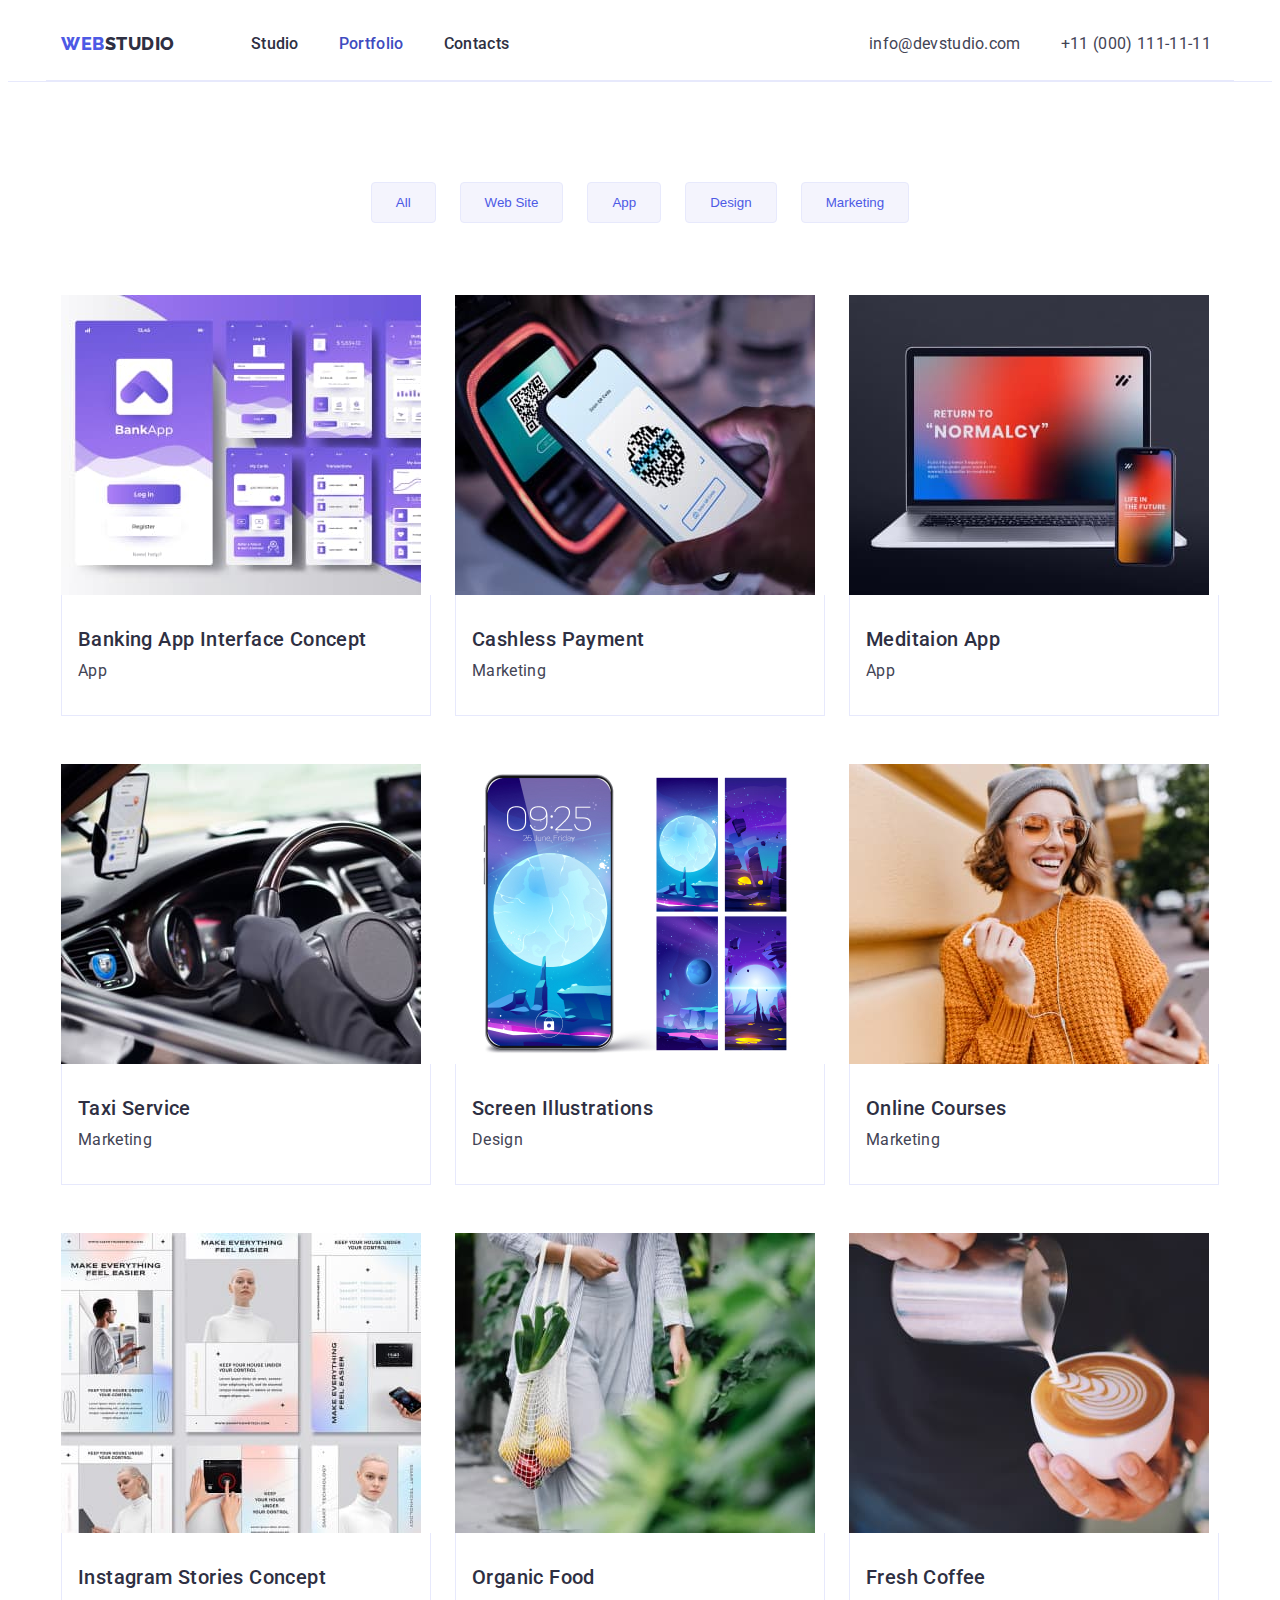
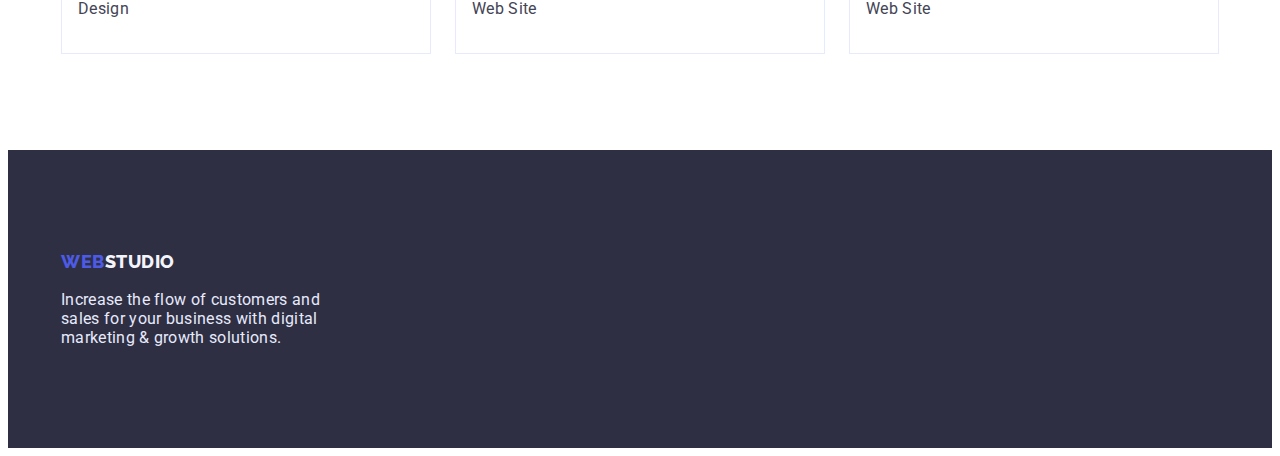
<file: portfolio.html>
<!DOCTYPE html>
<html lang="en">

<head>
    <meta charset="UTF-8">
    <meta http-equiv="X-UA-Compatible" content="IE=edge">
    <meta name="viewport" content="width=device-width, initial-scale=1.0">
    <title>Портфоліо</title>
    <link rel="preconnect" href="https://fonts.googleapis.com">
    <link rel="preconnect" href="https://fonts.gstatic.com" crossorigin>
    <link
        href="https://fonts.googleapis.com/css2?family=Raleway:wght@800&family=Roboto:wght@400;500;700;900&display=swap"
        rel="stylesheet">
    <link rel="stylesheet" href="https://cdnjs.cloudflare.com/ajax/libs/modern-normalize/1.1.0/modern-normalize.min.css"
        integrity="sha512-wpPYUAdjBVSE4KJnH1VR1HeZfpl1ub8YT/NKx4PuQ5NmX2tKuGu6U/JRp5y+Y8XG2tV+wKQpNHVUX03MfMFn9Q=="
        crossorigin="anonymous" referrerpolicy="no-referrer" />
    <link rel="stylesheet" href="./css/styles.css">

</head>


<body>
    <!-- Header -->

    <header>
        <div class="container header-container ">

            <nav>
                <div class="head-item">
                    <a href="index.html" class="link logo">WEB<span class="logo-part">STUDIO</span></a>
                    <ul class="list nav">
                        <li>
                            <a href="index.html" class="list nav-link">Studio</a>
                        </li>
                        <li>
                            <a href="portfolio.html" class="list nav-link active ">Portfolio</a>
                        </li>
                        <li>
                            <a href="#" class="list nav-link ">Contacts</a>
                        </li>
                    </ul>
                </div>

            </nav>
            <address class="address">

                <ul class=" list contact">
                    <li>
                        <a href="mailto:info@devstudio.com" class="list contact-link">info@devstudio.com</a>
                    </li>
                    <li>
                        <a href="tel:+110001111111" class="list contact-link">+11 (000) 111-11-11</a>
                    </li>
                </ul>

            </address>

        </div>

    </header>

    <main>
        <section class="list">
            <div class="container">
                <h1 class="visually-hidden">Our services</h1>


                <ul class="list but">
                    <li>
                        <button type="button" class="list-but cursor">All</button>
                    </li>
                    <li>
                        <button type="button" class="list-but cursor">Web Site</button>
                    </li>
                    <li>
                        <button type="button" class="list-but cursor">App</button>
                    </li>
                    <li>
                        <button type="button" class="list-but cursor">Design</button>
                    </li>
                    <li>
                        <button type="button" class="list-but but-item cursor">Marketing</button>
                    </li>

                </ul>

                <ul class="list services">
                    <li class="services-item">
                        <img src="./img/services/imgbankapp.jpg" alt="Banking" width="360">
                        <div class="service-border">
                            <h2 class="services-naam">Banking App Interface Concept</h2>
                            <p class="services-specifics">App</p>
                        </div>
                    </li>
                    <li class="services-item">
                        <img src="./img/services/imggsm.jpg" alt="GSM" width="360">
                        <div class="service-border">
                            <h2 class="services-naam">Cashless Payment</h2>
                            <p class="services-specifics">Marketing</p>
                        </div>
                    </li>
                    <li class="services-item">
                        <img src="./img/services/imglaptop.jpg" alt="laptop" width="360">
                        <div class="service-border">
                            <h2 class="services-naam">Meditaion App</h2>
                            <p class="services-specifics">App</p>
                        </div>
                    </li>


                    <li class="services-item">
                        <img src="./img/services/imgauto.jpg" alt="auto" width="360">
                        <div class="service-border">
                            <h2 class="services-naam">Taxi Service</h2>
                            <p class="services-specifics">Marketing</p>
                        </div>
                    </li>
                    <li class="services-item">
                        <img src="./img/services/imgtelefon.jpg" alt="Screen" width="360">
                        <div class="service-border">
                            <h2 class="services-naam">Screen Illustrations</h2>
                            <p class="services-specifics">Design</p>
                        </div>
                    </li>
                    <li class="services-item">
                        <img src="./img/services/imggirlgms.jpg" alt="Girl gsm" width="360">
                        <div class="service-border">
                            <h2 class="services-naam">Online Courses</h2>
                            <p class="services-specifics">Marketing</p>
                        </div>
                    </li>


                    <li class="services-item">
                        <img src="./img/services/imgmake.jpg" alt="Instagram " width="360">
                        <div class="service-border">
                            <h2 class="services-naam">Instagram Stories Concept</h2>
                            <p class="services-specifics">Design</p>
                        </div>
                    </li>
                    <li class="services-item">
                        <img src="./img/services/imgvegetables.jpg" alt="Organic" width="360">
                        <div class="service-border">
                            <h2 class="services-naam">Organic Food</h2>
                            <p class="services-specifics">Web Site</p>
                        </div>
                    </li>
                    <li class="services-item">
                        <img src="./img/services/imgcoffe.jpg" alt="Coffee" width="360">
                        <div class="service-border">
                            <h2 class="services-naam">Fresh Coffee</h2>
                            <p class="services-specifics">Web Site</p>
                        </div>
                    </li>

                </ul>
            </div>

        </section>






    </main>
    <footer class="foot">
        <div class="container">
            <a href="index.html" class="link logo">WEB<span class="logo-part-foot">STUDIO</span></a>

            <p class="foot-info">Increase the flow of customers and sales for your business with digital marketing &
                growth solutions.</p>

        </div>
    </footer>

</body>

</html>
</file>
<file: css/styles.css>
:root {
  --primary-text-color: #2e2f42;
  --primary-white-color: #ffffff;
  --main-light-color: #404bbf;
  --main-font-color: #434455;
  --accent-color: #4d5ae5;
  --secondary-font-color: #e7e9fc;
  --secondory-accent-color: #f4f4fd;
  --hero-drow-color: #bfbfbf;
}
body {
  font-family: Roboto;
  color: var(--primary-text-color);
  background-color: var(--primary-white-color);
  font-size: 16px;
}
/* module3 */

h1,
h2,
h3,
p,
ul {
  margin: 0;
}
img {
  display: block;
  max-width: 100%;
  height: auto;
}
header {
  border-bottom: 1px solid #e7e9fc;
}

.container {
  margin-left: auto;
  margin-right: auto;
  width: 1158px;
  padding-left: 15px;
  padding-right: 15px;
}

.section {
  padding-top: 120px;
  padding-bottom: 120px;
}
.section-img-item {
  padding-top: 0px;
}

.header-container {
  display: flex;
  border-bottom: 1px solid #e7e9fc;
}

.head-item {
  display: flex;
}

.contact {
  display: flex;
  width: 350px;
  height: 24px;
  gap: 40px;
}
/* index:html */

.visually-hidden {
  position: absolute;
  white-space: nowrap;
  width: 1px;
  height: 1px;
  overflow: hidden;
  border: 0;
  padding: 0;
  clip: rect(0 0 0 0);
  clip-path: inset(50%);
  margin: -1px;
}
.list {
  list-style: none;
  text-decoration: none;
  padding: 0;
  margin: 0;
}
/* HEDEAR */
.cursor {
  cursor: pointer;
}
.logo {
  font-style: normal;
  font-family: "Raleway";
  font-weight: 800;
  font-size: 18px;
  line-height: 1.33;

  letter-spacing: 0.03em;

  color: var(--accent-color);
  text-decoration: none;
  padding-top: 24px;
  padding-bottom: 24px;
  margin-right: 76px;
}

.logo-part {
  color: var(--primary-text-color);
}
.nav {
  display: flex;
  align-items: center;
  gap: 40px;
}
.nav-link {
  font-style: normal;
  font-weight: 500;
  line-height: 1.5;

  letter-spacing: 0.02em;
  color: var(--primary-text-color);
  display: block;
  padding-top: 24px;
  padding-bottom: 24px;
}

.nav-link:hover,
.nav-link:focus {
  color: var(--main-light-color);
}
.nav-link.active {
  color: var(--main-light-color);
}

.address {
  margin-left: auto;
  padding-top: 24px;
  padding-bottom: 24px;
}
.contact-link {
  font-style: normal;
  line-height: 1.5;
  letter-spacing: 0.02em;
  padding-top: 24px;
  padding-bottom: 24px;

  color: var(--main-font-color);
}
.contact-link:hover,
.contact-link:focus {
  color: var(--main-light-color);
}
/* MAIN */
.hero {
  background-color: var(--primary-text-color);
  padding: 188px 0;
}
.hero-title {
  padding: auto;
  font-size: 56px;
  line-height: 1.07;
  text-align: center;
  letter-spacing: 0.02em;
  color: var(--primary-white-color);
  width: 496px;
  height: 120px;
  margin-left: auto;
  margin-right: auto;
  margin-bottom: 48px;
}
.hero-but {
  font-weight: 500;
  font-size: 16px;
  line-height: 1.5;
  width: 169px;
  height: 56px;
  display: flex;
  align-items: center;
  letter-spacing: 0.04em;
  border: 0px;
  margin: auto;

  color: var(--primary-white-color);
  background-color: var(--accent-color);
}

.hero-but:hover,
.hero-but:focus {
  background-color: var(--main-light-color);
}

.hero-but-text {
  margin: auto;
}
.img {
  display: flex;
  justify-content: space-between;
  padding: 0px;
}
.img-item {
  box-sizing: border-box;
  width: 360px;
  height: 300px;
  background: url(photo-1545235617-7a424c1a60cc.jpg);
  border: 1px solid var(--secondary-font-color);

  flex: none;
}
.informacion {
  display: flex;
  justify-content: space-between;
}
.informacion-item {
  width: 264px;
  padding: 0px;
}

.werk {
  display: flex;
  justify-content: space-between;
}

.werk-item {
  background-color: var(--primary-white-color);
  width: 264px;
  box-shadow: 0px 1px 6px rgba(46, 47, 66, 0.08),
    0px 1px 1px rgba(46, 47, 66, 0.16), 0px 2px 1px rgba(46, 47, 66, 0.08);
  border-radius: 0px 0px 4px 4px;
}

.werk-item-text {
  display: flex;
  flex-direction: column;
  justify-content: center;
  align-items: center;
  padding: 32px 16px;
}

.section-title {
  margin-bottom: 72px;
}

.section-item-hero {
  background: var(--secondory-accent-color);
}

.section-subtitle {
  font-weight: 500;
  font-size: 20px;
  line-height: 1.2;
  letter-spacing: 0.02em;
  margin-bottom: 8px;
}

.section-description {
  line-height: 1.5;
  letter-spacing: 0.02em;
  color: var(--main-font-color);
}

.section-title {
  font-size: 36px;

  line-height: 1.11;
  text-align: center;
  letter-spacing: 0.02em;
  text-transform: capitalize;
}

/* MAIN PORTFOLIO  */
/* but */
.but {
  display: flex;
  justify-content: center;
  padding-top: 100px;
}

.list-but:hover,
.list-but:focus {
  color: var(--secondory-accent-color);
  background-color: var(--main-light-color);
}

.list-but {
  padding: 12px 24px;
  border-radius: 4px;
  color: var(--accent-color);
  margin-right: 24px;
  background: var(--secondory-accent-color);

  border: 1px solid var(--secondary-font-color);
  border-radius: 4px;

  flex: none;
  order: 4;
  flex-grow: 0;
}

.but-item {
  margin-right: 0px;
}

.but:hover {
  color: var(--primary-white-color);
}

/* MAIN SERVICE */
.services {
  display: flex;
  flex-wrap: wrap;
  gap: 48px 24px;
}

.services:nth-child(-n + 3) {
  margin-top: 72px;
}

.services-item {
  flex-basis: calc((100% - 48px) / 3);
}

.services:nth-last-child(-n + 3) {
  margin-bottom: 96px;
}

.service-border {
  padding: 32px 16px;
  border: 1px solid var(--secondary-font-color);
  border-top: none;
}

.services-naam {
  font-weight: 500;
  font-size: 20px;
  line-height: 1.2;

  letter-spacing: 0.02em;
  margin-bottom: 8px;
}
.services-specifics {
  line-height: 1.5;

  letter-spacing: 0.02em;
  color: var(--main-font-color);
}
/* footer */
.foot {
  background-color: var(--primary-text-color);
  padding-top: 100px;
  padding-bottom: 100px;
}

.logo-part-foot {
  color: var(--secondory-accent-color);
}

.foot-info {
  margin-top: 16px;

  width: 264px;
  line-height: 1.2;
  letter-spacing: 0.02em;
  color: var(--secondary-font-color);
  margin-top: 16px;
}
</file>
